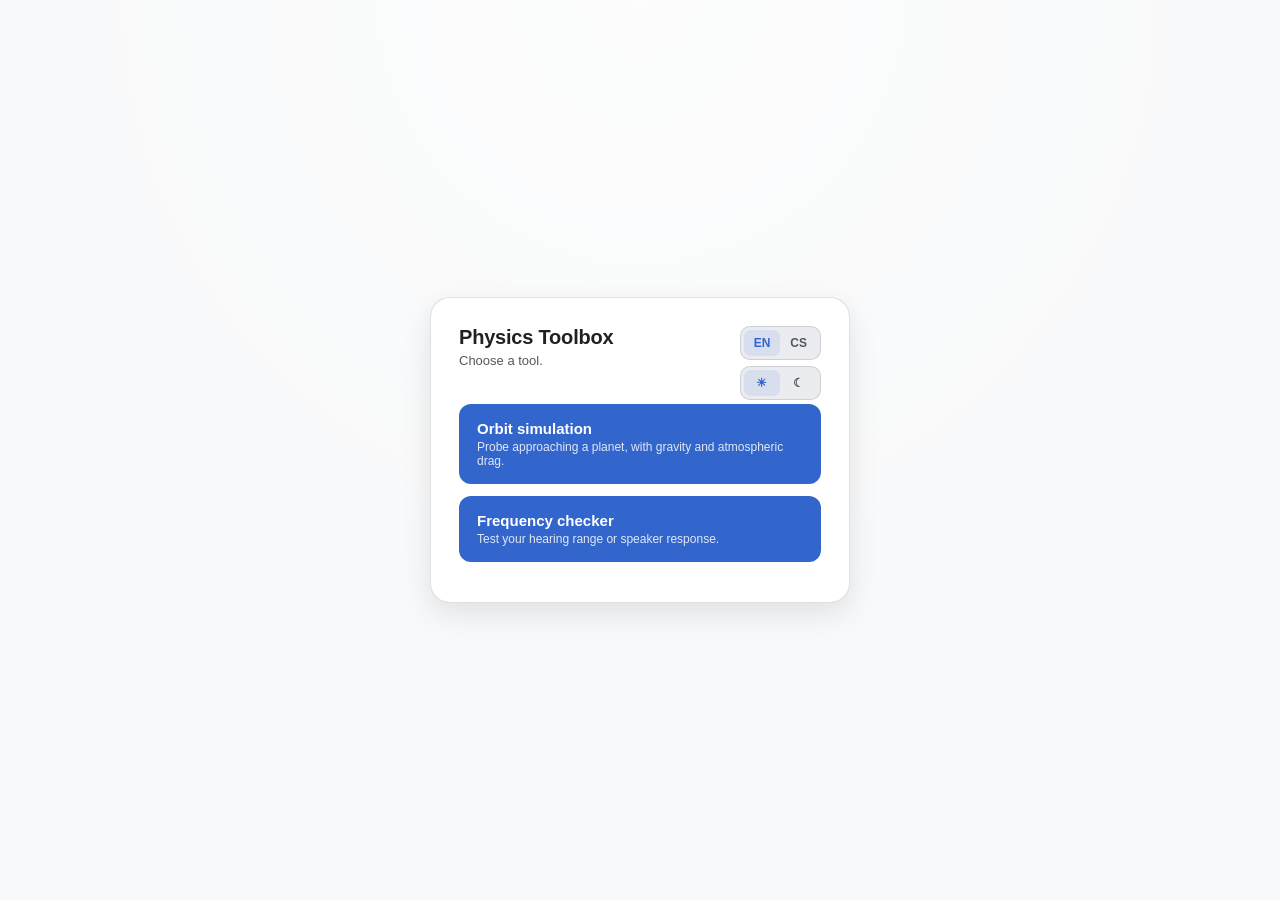
<file: index.html>
<!DOCTYPE html>
<html lang="en">
<head>
<meta charset="UTF-8">
<meta name="viewport" content="width=device-width, initial-scale=1.0">
<title>Physics Toolbox</title>
<link rel="stylesheet" href="style.css">
<script src="common.js"></script>
</head>
<body>
<div class="page">
  <div class="card">
    <div class="top-row">
      <div>
        <h1 data-i18n="title">Physics Toolbox</h1>
        <div class="sub" data-i18n="subtitle">Choose a tool.</div>
      </div>
      <div id="switches"></div>
    </div>

    <a class="menu-link" data-nav href="orbit_simulation.html">
      <span data-i18n="orbit">Orbit simulation</span>
      <small data-i18n="orbitDesc">Probe approaching a planet, with gravity and atmospheric drag.</small>
    </a>
    <a class="menu-link" data-nav href="frequency_checker.html">
      <span data-i18n="freq">Frequency checker</span>
      <small data-i18n="freqDesc">Test your hearing range or speaker response.</small>
    </a>
  </div>
</div>

<script>
App.init({
  en: {
    docTitle: "Physics Toolbox",
    title: "Physics Toolbox",
    subtitle: "Choose a tool.",
    orbit: "Orbit simulation",
    orbitDesc: "Probe approaching a planet, with gravity and atmospheric drag.",
    freq: "Frequency checker",
    freqDesc: "Test your hearing range or speaker response."
  },
  cs: {
    docTitle: "Fyzikální nástroje",
    title: "Fyzikální nástroje",
    subtitle: "Vyberte nástroj.",
    orbit: "Simulace oběžné dráhy",
    orbitDesc: "Sonda přilétající k planetě s gravitací a odporem atmosféry.",
    freq: "Kontrola frekvence",
    freqDesc: "Otestujte rozsah sluchu nebo reprodukci reproduktorů."
  }
});
</script>
</body>
</html>
</file>
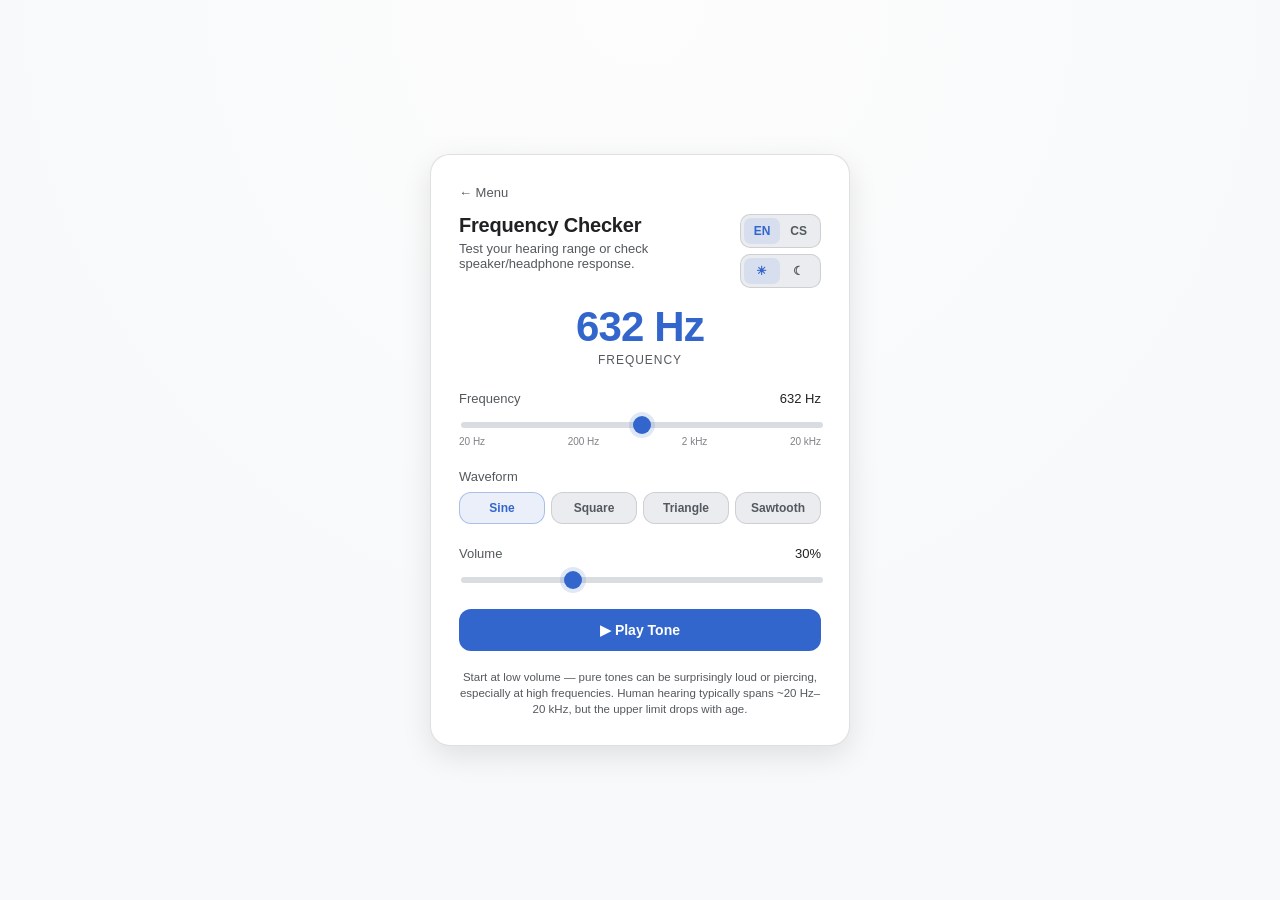
<file: frequency_checker.html>
<!DOCTYPE html>
<html lang="en">
<head>
<meta charset="UTF-8">
<meta name="viewport" content="width=device-width, initial-scale=1.0">
<title>Frequency Checker</title>
<link rel="stylesheet" href="style.css">
<script src="common.js"></script>
</head>
<body>
<div class="page">
<div class="card">
  <a class="back" data-nav href="index.html" data-i18n="back">← Menu</a>
  <div class="top-row">
    <div>
      <h1 data-i18n="title">Frequency Checker</h1>
      <div class="sub" data-i18n="subtitle">Test your hearing range or check speaker/headphone response.</div>
    </div>
    <div id="switches"></div>
  </div>

  <div class="freq-display">
    <div class="freq-value" id="freqValue">1000 Hz</div>
    <div class="freq-label" data-i18n="freqLabel">Frequency</div>
  </div>

  <div class="control">
    <div class="control-header">
      <span data-i18n="freqCtrlLabel">Frequency</span>
      <span class="val" id="freqSliderVal">1000 Hz</span>
    </div>
    <input type="range" id="freqSlider" min="0" max="1000" value="500" step="1">
    <div class="tick-row">
      <span>20 Hz</span><span>200 Hz</span><span>2 kHz</span><span>20 kHz</span>
    </div>
  </div>

  <div class="control">
    <div class="control-header"><span data-i18n="waveCtrlLabel">Waveform</span></div>
    <div class="waveSelect">
      <button data-wave="sine" class="active" data-i18n="wave_sine">Sine</button>
      <button data-wave="square" data-i18n="wave_square">Square</button>
      <button data-wave="triangle" data-i18n="wave_triangle">Triangle</button>
      <button data-wave="sawtooth" data-i18n="wave_sawtooth">Sawtooth</button>
    </div>
  </div>

  <div class="control">
    <div class="control-header">
      <span data-i18n="volCtrlLabel">Volume</span>
      <span class="val" id="volSliderVal">30%</span>
    </div>
    <input type="range" id="volSlider" min="0" max="100" value="30" step="1">
  </div>

  <div class="btn-row">
    <button id="toggleBtn" class="btn-primary" data-i18n="play">▶ Play Tone</button>
  </div>

  <div class="note" data-i18n="note"></div>
</div>
</div>

<script>
  const MIN_F = 20, MAX_F = 20000, SLIDER_MAX = 1000;

  const translations = {
    en: {
      docTitle: "Frequency Checker",
      title: "Frequency Checker",
      subtitle: "Test your hearing range or check speaker/headphone response.",
      freqLabel: "Frequency", freqCtrlLabel: "Frequency", waveCtrlLabel: "Waveform", volCtrlLabel: "Volume",
      play: "▶ Play Tone", stop: "■ Stop",
      note: "Start at low volume — pure tones can be surprisingly loud or piercing, especially at high frequencies. Human hearing typically spans ~20 Hz–20 kHz, but the upper limit drops with age.",
      wave_sine: "Sine", wave_square: "Square", wave_triangle: "Triangle", wave_sawtooth: "Sawtooth"
    },
    cs: {
      docTitle: "Kontrola frekvence",
      title: "Kontrola frekvence",
      subtitle: "Otestujte si rozsah sluchu nebo zkontrolujte reprodukci reproduktorů či sluchátek.",
      freqLabel: "Frekvence", freqCtrlLabel: "Frekvence", waveCtrlLabel: "Tvar vlny", volCtrlLabel: "Hlasitost",
      play: "▶ Přehrát tón", stop: "■ Zastavit",
      note: "Začněte s nízkou hlasitostí — čisté tóny mohou být překvapivě hlasité nebo pronikavé, zejména u vysokých frekvencí. Lidský sluch obvykle pokrývá rozsah ~20 Hz–20 kHz, přičemž horní hranice s věkem klesá.",
      wave_sine: "Sinusová", wave_square: "Obdélníková", wave_triangle: "Trojúhelníková", wave_sawtooth: "Pilová"
    }
  };

  const freqSlider = document.getElementById('freqSlider');
  const volSlider = document.getElementById('volSlider');
  const freqValue = document.getElementById('freqValue');
  const freqSliderVal = document.getElementById('freqSliderVal');
  const volSliderVal = document.getElementById('volSliderVal');
  const toggleBtn = document.getElementById('toggleBtn');
  const waveButtons = document.querySelectorAll('.waveSelect button');

  let audioCtx = null, oscillator = null, gainNode = null;
  let isPlaying = false, currentWave = 'sine';

  function sliderToFreq(v) {
    const minLog = Math.log(MIN_F), maxLog = Math.log(MAX_F);
    return Math.exp(minLog + (maxLog - minLog) / SLIDER_MAX * v);
  }
  function formatFreq(f) {
    return f >= 1000 ? (f / 1000).toFixed(f >= 10000 ? 1 : 2) + ' kHz' : Math.round(f) + ' Hz';
  }
  function updateFreqDisplay() {
    const f = sliderToFreq(parseFloat(freqSlider.value));
    freqValue.textContent = formatFreq(f);
    freqSliderVal.textContent = formatFreq(f);
    if (oscillator && audioCtx) oscillator.frequency.setValueAtTime(f, audioCtx.currentTime);
  }
  function updateVolDisplay() {
    volSliderVal.textContent = volSlider.value + '%';
    if (gainNode && audioCtx) {
      const v = parseFloat(volSlider.value) / 100;
      gainNode.gain.setValueAtTime(v * v * 0.5, audioCtx.currentTime);
    }
  }
  function setToggleLabel() {
    toggleBtn.dataset.i18n = isPlaying ? 'stop' : 'play';
    toggleBtn.textContent = App.t(toggleBtn.dataset.i18n);
    toggleBtn.classList.toggle('playing', isPlaying);
  }

  function startTone() {
    if (!audioCtx) audioCtx = new (window.AudioContext || window.webkitAudioContext)();
    if (audioCtx.state === 'suspended') audioCtx.resume();
    oscillator = audioCtx.createOscillator();
    gainNode = audioCtx.createGain();
    oscillator.type = currentWave;
    oscillator.frequency.setValueAtTime(sliderToFreq(parseFloat(freqSlider.value)), audioCtx.currentTime);
    const v = parseFloat(volSlider.value) / 100;
    gainNode.gain.setValueAtTime(0, audioCtx.currentTime);
    gainNode.gain.linearRampToValueAtTime(v * v * 0.5, audioCtx.currentTime + 0.05);
    oscillator.connect(gainNode);
    gainNode.connect(audioCtx.destination);
    oscillator.start();
    isPlaying = true;
    setToggleLabel();
  }
  function stopTone() {
    if (oscillator && gainNode && audioCtx) {
      const now = audioCtx.currentTime;
      gainNode.gain.cancelScheduledValues(now);
      gainNode.gain.setValueAtTime(gainNode.gain.value, now);
      gainNode.gain.linearRampToValueAtTime(0, now + 0.05);
      oscillator.stop(now + 0.06);
    }
    oscillator = null; gainNode = null; isPlaying = false;
    setToggleLabel();
  }

  toggleBtn.addEventListener('click', () => isPlaying ? stopTone() : startTone());
  freqSlider.addEventListener('input', updateFreqDisplay);
  volSlider.addEventListener('input', updateVolDisplay);
  waveButtons.forEach(btn => btn.addEventListener('click', () => {
    waveButtons.forEach(b => b.classList.remove('active'));
    btn.classList.add('active');
    currentWave = btn.dataset.wave;
    if (oscillator) oscillator.type = currentWave;
  }));

  // stop the tone when the tab is hidden or the page is left
  document.addEventListener('visibilitychange', () => { if (document.hidden && isPlaying) stopTone(); });
  window.addEventListener('pagehide', () => { if (isPlaying) stopTone(); });

  updateFreqDisplay();
  updateVolDisplay();
  App.init(translations, setToggleLabel);
</script>
</body>
</html>
</file>
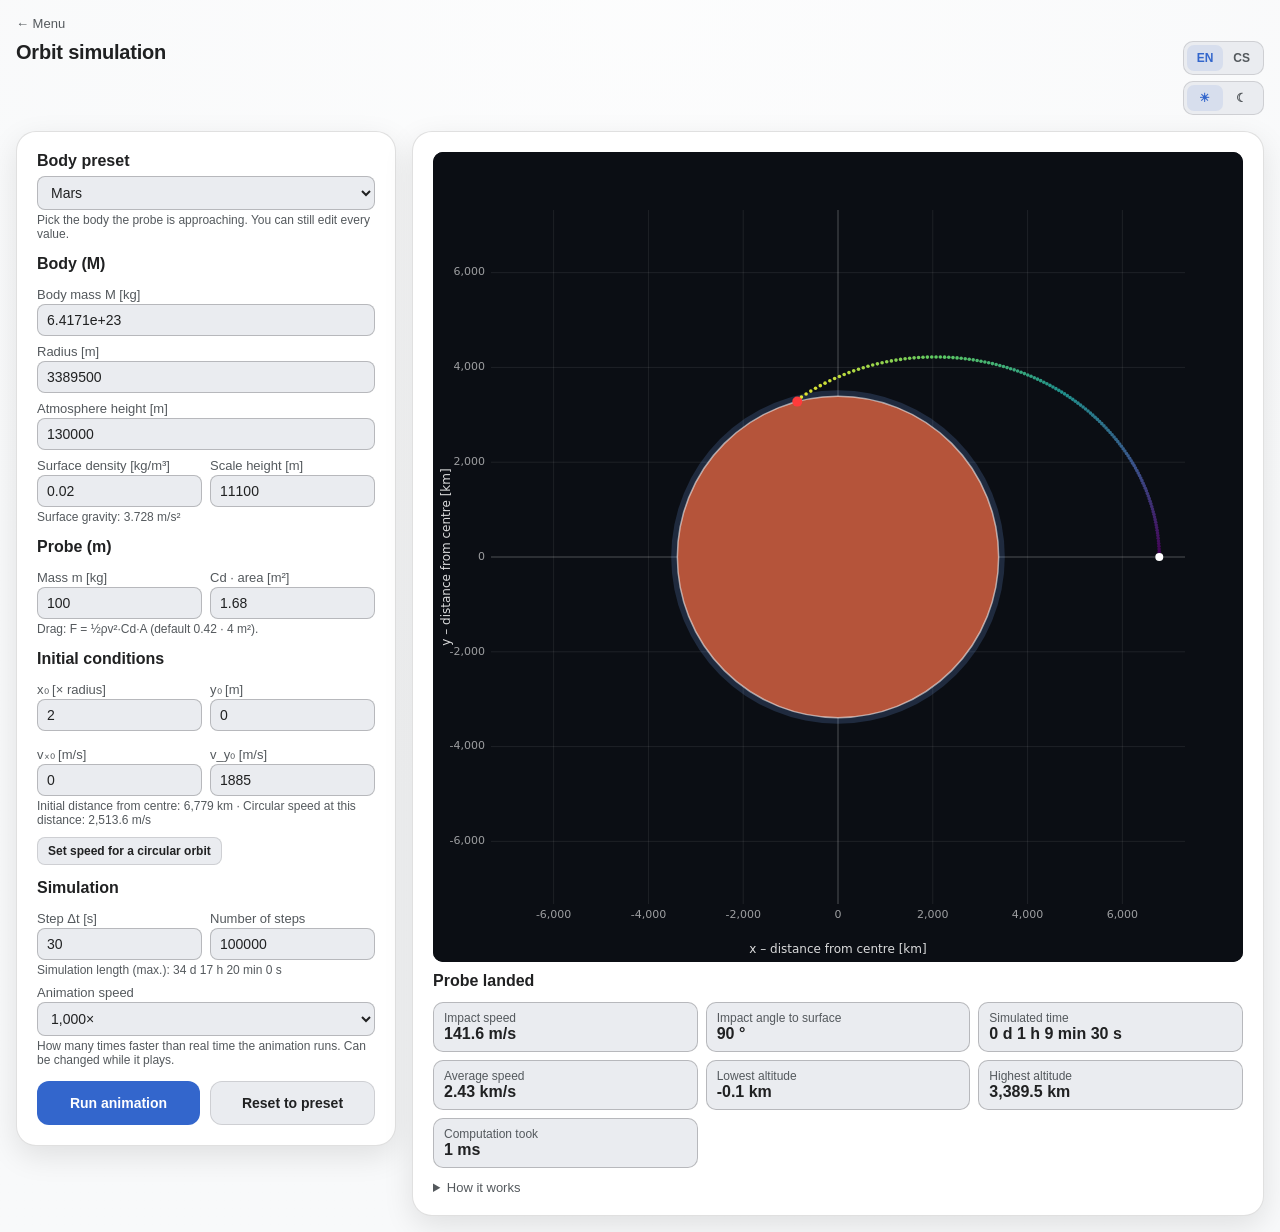
<file: orbit_simulation.html>
<!doctype html>
<html lang="cs">
<head>
<meta charset="utf-8">
<meta name="viewport" content="width=device-width, initial-scale=1">
<title>Simulace oběžné dráhy / Orbit simulation</title>
<link rel="stylesheet" href="style.css">
<script src="common.js"></script>
</head>
<body class="top">
<div class="page wide">
  <a class="back" data-nav href="index.html" data-i18n="back">← Menu</a>
  <div class="top-row">
    <div>
      <h1 data-i18n="title">Simulace oběžné dráhy</h1>
    </div>
    <div id="switches"></div>
  </div>

<main class="orbit-grid">
<section class="card fluid">
  <fieldset>
    <legend data-i18n="preset">Předvolba tělesa</legend>
    <select id="preset"></select>
    <div class="hint" data-i18n="presetHint"></div>
  </fieldset>

  <fieldset>
    <legend data-i18n="body">Těleso (M)</legend>
    <label data-i18n="M"></label><input id="M" type="number" step="any">
    <label data-i18n="R"></label><input id="R" type="number" step="any">
    <label data-i18n="atmTop"></label><input id="atmTop" type="number" step="any">
    <div class="row">
      <div><label data-i18n="rho0"></label><input id="rho0" type="number" step="any"></div>
      <div><label data-i18n="H"></label><input id="H" type="number" step="any"></div>
    </div>
    <div class="hint" id="gInfo"></div>
  </fieldset>

  <fieldset>
    <legend data-i18n="probe">Sonda (m)</legend>
    <div class="row">
      <div><label data-i18n="m"></label><input id="m" type="number" step="any"></div>
      <div><label data-i18n="CdA"></label><input id="CdA" type="number" step="any"></div>
    </div>
    <div class="hint" data-i18n="CdAHint"></div>
  </fieldset>

  <fieldset>
    <legend data-i18n="init">Počáteční podmínky</legend>
    <div class="row">
      <div><label data-i18n="x0"></label><input id="x0k" type="number" step="any"></div>
      <div><label data-i18n="y0"></label><input id="y0" type="number" step="any"></div>
      <div><label data-i18n="vx0"></label><input id="vx0" type="number" step="any"></div>
      <div><label data-i18n="vy0"></label><input id="vy0" type="number" step="any"></div>
    </div>
    <div class="hint" id="x0Info"></div>
    <div class="actions">
      <button class="btn-secondary btn-small" id="circ" type="button" data-i18n="circ"></button>
    </div>
  </fieldset>

  <fieldset>
    <legend data-i18n="sim">Simulace</legend>
    <div class="row">
      <div><label data-i18n="dt"></label><input id="dt" type="number" step="any"></div>
      <div><label data-i18n="steps"></label><input id="steps" type="number" step="1"></div>
    </div>
    <div class="hint" id="tInfo"></div>
    <label data-i18n="speed" for="speed"></label>
    <select id="speed"></select>
    <div class="hint" data-i18n="speedHint"></div>
  </fieldset>

  <div class="btn-row">
    <button class="btn-primary" id="run" type="button" data-i18n="run"></button>
    <button class="btn-secondary" id="reset" type="button" data-i18n="reset"></button>
  </div>
</section>

<section class="card fluid">
  <canvas id="plot" width="900" height="900"></canvas>
  <div id="msg"></div>
  <div id="result"></div>
  <details>
    <summary data-i18n="mathTitle">Jak to funguje</summary>
    <p data-i18n="math1"></p>
    <p data-i18n="math2"></p>
  </details>
</section>
</main>
</div>

<script>
"use strict";

/* ---------- constants & presets ---------- */
const G = 6.67430e-11;
const MAX_STEPS = 2000000;

// M [kg], R [m], atmTop [m], rho0 [kg/m3], H [m]; defaults: x0k, dt, steps
const PRESETS = {
  mars:    {color:"#b5543a", cs:"Mars",    en:"Mars",    M:6.4171e23, R:3389500,   atmTop:130000,  rho0:0.020,  H:11100, dt:30, steps:100000},
  moon:    {color:"#9a9a9a", cs:"Měsíc",   en:"Moon",    M:7.342e22,  R:1737400,   atmTop:0,       rho0:0,      H:1,     dt:30, steps:100000},
  earth:   {color:"#2e6fd0", cs:"Země",    en:"Earth",   M:5.972e24,  R:6371000,   atmTop:100000,  rho0:1.225,  H:8500,  dt:10, steps:200000},
  venus:   {color:"#d9b25f", cs:"Venuše",  en:"Venus",   M:4.8675e24, R:6051800,   atmTop:250000,  rho0:65,     H:15900, dt:10, steps:200000},
  mercury: {color:"#8c7f75", cs:"Merkur",  en:"Mercury", M:3.3011e23, R:2439700,   atmTop:0,       rho0:0,      H:1,     dt:30, steps:100000},
  jupiter: {color:"#c99b6b", cs:"Jupiter (hladina 1 bar)", en:"Jupiter (1 bar level)", M:1.8982e27, R:69911000, atmTop:1000000, rho0:0.16, H:27000, dt:30, steps:200000},
  sun:     {color:"#ffcc33", cs:"Slunce (fotosféra)", en:"Sun (photosphere)", M:1.9885e30, R:6.957e8, atmTop:5e7, rho0:2e-4, H:150000, dt:10, steps:300000},
  custom:  {color:"#880088", cs:"Vlastní hodnoty", en:"Custom values"}
};

/* ---------- i18n ---------- */
const T = {
  cs:{
    docTitle:"Simulace oběžné dráhy",
    title:"Simulace oběžné dráhy", preset:"Předvolba tělesa",
    presetHint:"Vyber těleso, ke kterému sonda letí. Hodnoty můžeš dál libovolně upravit.",
    body:"Těleso (M)", M:"Hmotnost tělesa M [kg]", R:"Poloměr [m]", atmTop:"Výška atmosféry [m]",
    rho0:"Hustota u povrchu [kg/m³]", H:"Škálová výška [m]",
    probe:"Sonda (m)", m:"Hmotnost m [kg]", CdA:"Cd · plocha [m²]", CdAHint:"Odpor vzduchu: F = ½ρv²·Cd·A (výchozí 0,42 · 4 m²).",
    init:"Počáteční podmínky", x0:"x₀ [× poloměr]", y0:"y₀ [m]", vx0:"vₓ₀ [m/s]", vy0:"v_y₀ [m/s]",
    circ:"Nastavit rychlost pro kruhovou dráhu", sim:"Simulace", dt:"Krok Δt [s]", steps:"Počet kroků",
    run:"Spustit animaci", stop:"Zastavit animaci", speed:"Rychlost animace", speedHint:"Kolikrát rychleji než ve skutečnosti animace běží. Dá se měnit i za chodu.", realtime:"reálný čas", reset:"Obnovit předvolbu",
    mathTitle:"Jak to funguje",
    math1:"V každém kroku Δt se spočítá gravitační síla F = −GMm/r² · r̂, přičte se odpor atmosféry (proti směru rychlosti), z toho zrychlení a = F/m, pak nová rychlost v += a·Δt a nová poloha x += v·Δt (Eulerova metoda). Simulace končí, když sonda narazí na povrch.",
    math2:"Hustota atmosféry klesá exponenciálně: ρ(h) = ρ₀·e^(−h/H) a nad zadanou výškou atmosféry je nulová.",
    g:"Gravitační zrychlení na povrchu", x0m:"Počáteční vzdálenost od středu", vc:"Kruhová rychlost v této vzdálenosti",
    simTime:"Simulovaný čas", dur:"Doba simulace (max.)", landed:"Sonda přistála", noLanding:"Sonda během simulace nepřistála.",
    landSpeed:"Rychlost dopadu", landAngle:"Úhel dopadu vůči povrchu", avgSpeed:"Průměrná rychlost",
    perigee:"Nejnižší výška nad povrchem", apogee:"Nejvyšší výška nad povrchem", calc:"Výpočet trval",
    d:"d", h:"h", min:"min", s:"s", err:"Neplatná hodnota", errStart:"Sonda začíná uvnitř tělesa (x₀ musí být > 1 poloměr).",
    ms:"m/s", km:"km", deg:"°", xdist:"x – vzdálenost od středu", ydist:"y – vzdálenost od středu"
  },
  en:{
    docTitle:"Orbit simulation",
    title:"Orbit simulation", preset:"Body preset",
    presetHint:"Pick the body the probe is approaching. You can still edit every value.",
    body:"Body (M)", M:"Body mass M [kg]", R:"Radius [m]", atmTop:"Atmosphere height [m]",
    rho0:"Surface density [kg/m³]", H:"Scale height [m]",
    probe:"Probe (m)", m:"Mass m [kg]", CdA:"Cd · area [m²]", CdAHint:"Drag: F = ½ρv²·Cd·A (default 0.42 · 4 m²).",
    init:"Initial conditions", x0:"x₀ [× radius]", y0:"y₀ [m]", vx0:"vₓ₀ [m/s]", vy0:"v_y₀ [m/s]",
    circ:"Set speed for a circular orbit", sim:"Simulation", dt:"Step Δt [s]", steps:"Number of steps",
    run:"Run animation", stop:"Stop animation", speed:"Animation speed", speedHint:"How many times faster than real time the animation runs. Can be changed while it plays.", realtime:"real time", reset:"Reset to preset",
    mathTitle:"How it works",
    math1:"Each step Δt computes gravity F = −GMm/r² · r̂, adds atmospheric drag (opposite to velocity), gets a = F/m, then updates v += a·Δt and x += v·Δt (Euler method). The simulation stops when the probe hits the surface.",
    math2:"Atmospheric density falls off exponentially: ρ(h) = ρ₀·e^(−h/H) and is zero above the given atmosphere height.",
    g:"Surface gravity", x0m:"Initial distance from centre", vc:"Circular speed at this distance",
    simTime:"Simulated time", dur:"Simulation length (max.)", landed:"Probe landed", noLanding:"The probe did not land during the simulation.",
    landSpeed:"Impact speed", landAngle:"Impact angle to surface", avgSpeed:"Average speed",
    perigee:"Lowest altitude", apogee:"Highest altitude", calc:"Computation took",
    d:"d", h:"h", min:"min", s:"s", err:"Invalid value", errStart:"The probe starts inside the body (x₀ must be > 1 radius).",
    ms:"m/s", km:"km", deg:"°", xdist:"x – distance from centre", ydist:"y – distance from centre"
  }
};
let lang = App.lang;
const t = k => T[lang][k];

/* ---------- DOM ---------- */
const $ = id => document.getElementById(id);
const ids = ["M","R","atmTop","rho0","H","m","CdA","x0k","y0","vx0","vy0","dt","steps"];
const el = Object.fromEntries(ids.map(i => [i, $(i)]));
const presetSel = $("preset"), canvas = $("plot"), ctx = canvas.getContext("2d");

function fillPresetOptions(){
  const cur = presetSel.value || "mars";
  presetSel.innerHTML = "";
  for (const [k,p] of Object.entries(PRESETS)){
    const o = document.createElement("option"); o.value = k; o.textContent = p[lang]; presetSel.appendChild(o);
  }
  presetSel.value = cur;
}
const SPEEDS = [1, 10, 100, 1000, 10000, 100000, 1000000];
function fillSpeedOptions(){
  const sel = $("speed"), cur = sel.value || "1000";
  sel.innerHTML = "";
  for (const v of SPEEDS){
    const o = document.createElement("option"); o.value = v;
    o.textContent = `${v.toLocaleString(lang)}×` + (v === 1 ? ` (${t("realtime")})` : "");
    sel.appendChild(o);
  }
  sel.value = cur;
}

/* ---------- helpers ---------- */
const fmt = (v, d=3) => Number.isFinite(v) ? (Math.abs(v) >= 1e6 || (Math.abs(v) < 1e-2 && v !== 0) ? v.toExponential(d) : (+v.toFixed(d)).toLocaleString(lang)) : "–";
function dhms(sec){
  const d = Math.floor(sec/86400), h = Math.floor(sec%86400/3600), mi = Math.floor(sec%3600/60), s = Math.floor(sec%60);
  return `${d} ${t("d")} ${h} ${t("h")} ${mi} ${t("min")} ${s} ${t("s")}`;
}
const num = id => parseFloat(el[id].value);

function loadPreset(key){
  const p = PRESETS[key]; if (!p || key === "custom") return;
  el.M.value = p.M; el.R.value = p.R; el.atmTop.value = p.atmTop; el.rho0.value = p.rho0; el.H.value = p.H;
  el.m.value = 100; el.CdA.value = (0.42*4).toFixed(2);
  el.x0k.value = 2; el.y0.value = 0; el.vx0.value = 0;
  const vc = Math.sqrt(G*p.M/(2*p.R));
  el.vy0.value = Math.round(0.75*vc);           // sub-circular -> probe lands
  el.dt.value = p.dt; el.steps.value = p.steps;
  updateInfo();
}

function updateInfo(){
  const M = num("M"), R = num("R"), k = num("x0k");
  if (M > 0 && R > 0) $("gInfo").textContent = `${t("g")}: ${fmt(G*M/(R*R),3)} m/s²`;
  if (M > 0 && R > 0 && k > 0){
    const r = k*R;
    $("x0Info").textContent = `${t("x0m")}: ${fmt(r/1000,1)} km · ${t("vc")}: ${fmt(Math.sqrt(G*M/r),1)} m/s`;
  }
  const dt = num("dt"), n = num("steps");
  if (dt > 0 && n > 0) $("tInfo").textContent = `${t("dur")}: ${dhms(dt*n)}`;
}

/* ---------- simulation ---------- */
function simulate(p){
  const {M, R, atmTop, rho0, H, m, CdA, dt, steps} = p;
  const GM = G*M;
  let x = p.x0, y = p.y0, vx = p.vx0, vy = p.vy0;
  const xs = new Float64Array(steps+1), ys = new Float64Array(steps+1);
  xs[0] = x; ys[0] = y;
  let n = 1, landed = false, sumV = Math.hypot(vx, vy);
  let rmin = Math.hypot(x,y), rmax = rmin, impact = null;

  for (let i = 0; i < steps; i++){
    const r2 = x*x + y*y, r = Math.sqrt(r2);
    // gravity (acceleration = GM/r^2 towards centre)
    let ax = -GM/r2 * (x/r), ay = -GM/r2 * (y/r);
    // atmospheric drag, opposing velocity
    const v = Math.hypot(vx, vy);
    const alt = r - R;
    if (v > 0 && rho0 > 0 && alt < atmTop){
      const rho = rho0*Math.exp(-Math.max(alt,0)/H);
      const aD = Math.min(0.5*rho*v*v*CdA/m, v/dt); // clamp: drag can slow, never reverse, the probe within one step
      ax -= aD*vx/v; ay -= aD*vy/v;
    }
    vx += ax*dt; vy += ay*dt;
    x += vx*dt;  y += vy*dt;
    xs[n] = x; ys[n] = y; n++;
    const r_new = Math.hypot(x,y);
    sumV += Math.hypot(vx,vy);
    if (r_new < rmin) rmin = r_new; if (r_new > rmax) rmax = r_new;
    if (r_new < R){
      landed = true;
      const vr = (x*vx + y*vy)/r_new;
      const vt = Math.abs(x*vy - y*vx)/r_new;
      impact = {speed: Math.hypot(vx,vy), angle: Math.atan2(-vr, vt)*180/Math.PI};
      break;
    }
  }
  return {xs, ys, n, landed, impact, avgV: sumV/n, rmin, rmax, time: (n-1)*dt};
}

/* ---------- plotting ---------- */
function viridis(f){
  const s = [[68,1,84],[59,82,139],[33,145,140],[94,201,98],[253,231,37]];
  const q = Math.min(Math.max(f,0),1)*(s.length-1), i = Math.min(Math.floor(q), s.length-2), u = q-i;
  return `rgb(${s[i].map((c,j)=>Math.round(c+(s[i+1][j]-c)*u)).join(",")})`;
}
function draw(res, p, upTo, head){
  if (upTo === undefined) upTo = res.n;
  const cssW = canvas.clientWidth || 600, dpr = window.devicePixelRatio || 1;
  canvas.width = canvas.height = Math.round(cssW*dpr);
  const W = canvas.width, pad = 58*dpr;
  ctx.setTransform(1,0,0,1,0,0);
  ctx.fillStyle = "#0b0e14"; ctx.fillRect(0,0,W,W);

  let lim = p.R*1.05;
  for (let i = 0; i < res.n; i++) lim = Math.max(lim, Math.abs(res.xs[i]), Math.abs(res.ys[i]));
  lim *= 1.08;
  const sc = (W/2 - pad)/lim, cx = W/2, cy = W/2;
  const X = x => cx + x*sc, Y = y => cy - y*sc;

  // axes: gridlines, tick labels and titles in distance units
  const unit = lim < 1e8 ? {n:"km", d:1e3} : lim < 1e11 ? {n:"Mm", d:1e6} : {n:"Gm", d:1e9};
  const raw = (2*lim/unit.d)/8, mag = Math.pow(10, Math.floor(Math.log10(raw))), q = raw/mag;
  const step = mag*(q < 1.5 ? 1 : q < 3.5 ? 2 : q < 7.5 ? 5 : 10);
  const kmax = Math.floor(lim/unit.d/step);
  const tick = v => (+(v).toPrecision(6)).toLocaleString(lang);
  ctx.lineWidth = 1; ctx.font = `${11*dpr}px system-ui,sans-serif`;
  for (let k = -kmax; k <= kmax; k++){
    const v = k*step, pos = v*unit.d*sc;
    ctx.strokeStyle = k === 0 ? "rgba(255,255,255,.28)" : "rgba(255,255,255,.08)";
    ctx.beginPath(); ctx.moveTo(cx+pos, pad); ctx.lineTo(cx+pos, W-pad); ctx.moveTo(pad, cy-pos); ctx.lineTo(W-pad, cy-pos); ctx.stroke();
    ctx.fillStyle = "rgba(255,255,255,.6)";
    ctx.textAlign = "center"; ctx.textBaseline = "top"; ctx.fillText(tick(v), cx+pos, W-pad+6*dpr);
    ctx.textAlign = "right"; ctx.textBaseline = "middle"; ctx.fillText(tick(v), pad-6*dpr, cy-pos);
  }
  ctx.fillStyle = "rgba(255,255,255,.85)"; ctx.font = `${12*dpr}px system-ui,sans-serif`;
  ctx.textAlign = "center"; ctx.textBaseline = "bottom"; ctx.fillText(`${t("xdist")} [${unit.n}]`, cx, W-6*dpr);
  ctx.save(); ctx.translate(14*dpr, cy); ctx.rotate(-Math.PI/2); ctx.textBaseline = "middle"; ctx.fillText(`${t("ydist")} [${unit.n}]`, 0, 0); ctx.restore();
  ctx.textBaseline = "alphabetic";

  // atmosphere + body
  if (p.atmTop > 0 && p.rho0 > 0){
    ctx.beginPath(); ctx.arc(cx,cy,(p.R+p.atmTop)*sc,0,2*Math.PI);
    ctx.fillStyle = "rgba(120,170,255,.18)"; ctx.fill();
  }
  ctx.beginPath(); ctx.arc(cx,cy,p.R*sc,0,2*Math.PI);
  ctx.fillStyle = p.color; ctx.fill(); ctx.strokeStyle = "rgba(255,255,255,.55)"; ctx.lineWidth = 1.5*dpr; ctx.stroke();

  // trajectory (downsampled), colour = time
  const stride = Math.max(1, Math.floor(res.n/8000));
  for (let i = 0; i < upTo; i += stride){
    ctx.fillStyle = viridis(i/(res.n-1 || 1));
    ctx.beginPath(); ctx.arc(X(res.xs[i]), Y(res.ys[i]), 1.8*dpr, 0, 2*Math.PI); ctx.fill();
  }
  // start & end markers
  ctx.fillStyle = "#fff"; ctx.beginPath(); ctx.arc(X(res.xs[0]),Y(res.ys[0]),4*dpr,0,2*Math.PI); ctx.fill();
  if (upTo >= res.n){
    if (res.landed){
      ctx.fillStyle = "#ff3b3b"; ctx.beginPath(); ctx.arc(X(res.xs[res.n-1]),Y(res.ys[res.n-1]),5*dpr,0,2*Math.PI); ctx.fill();
    }
  } else if (upTo > 0){            // probe "head" while animating
    ctx.fillStyle = "#ffffff"; ctx.strokeStyle = "#ff3b3b"; ctx.lineWidth = 2*dpr;
    const hx = head ? head.x : res.xs[upTo-1], hy = head ? head.y : res.ys[upTo-1];
    ctx.beginPath(); ctx.arc(X(hx),Y(hy),5*dpr,0,2*Math.PI); ctx.fill(); ctx.stroke();
  }
}

/* ---------- run ---------- */
let lastRun = null, anim = null;
function stat(label, value){ return `<div class="stat"><b>${label}</b><span>${value}</span></div>`; }

// Validate inputs, run the simulation. Returns {res,p,ms} or null.
function compute(){
  const msg = $("msg"); msg.className = ""; msg.textContent = "";
  const p = {M:num("M"), R:num("R"), atmTop:num("atmTop"), rho0:num("rho0"), H:num("H"), m:num("m"), CdA:num("CdA"),
             dt:num("dt"), steps:Math.floor(num("steps")), y0:num("y0"), vx0:num("vx0"), vy0:num("vy0"),
             color:(PRESETS[presetSel.value]||PRESETS.custom).color};
  p.x0 = num("x0k")*p.R;
  const bad = [["M",p.M>0],["R",p.R>0],["atmTop",p.atmTop>=0],["rho0",p.rho0>=0],["H",p.H>0],["m",p.m>0],["CdA",p.CdA>=0],
               ["dt",p.dt>0],["steps",p.steps>0],["x0k",p.x0>0],["y0",Number.isFinite(p.y0)],["vx0",Number.isFinite(p.vx0)],["vy0",Number.isFinite(p.vy0)]]
              .filter(([,ok]) => !ok).map(([k]) => k);
  ids.forEach(i => el[i].style.outline = bad.includes(i) ? "2px solid var(--warn)" : "");
  if (bad.length){ msg.className = "err"; msg.textContent = t("err"); return null; }
  if (Math.hypot(p.x0, p.y0) <= p.R){ msg.className = "err"; msg.textContent = t("errStart"); return null; }
  p.steps = Math.min(p.steps, MAX_STEPS);
  const t0 = performance.now();
  const res = simulate(p);
  return {res, p, ms: performance.now() - t0};
}

function showStats(r){
  const {res, p, ms} = r;
  $("msg").className = "";
  $("msg").textContent = res.landed ? t("landed") : t("noLanding");
  let html = "";
  if (res.landed){
    html += stat(t("landSpeed"), `${fmt(res.impact.speed,1)} ${t("ms")}`);
    html += stat(t("landAngle"), `${fmt(res.impact.angle,1)} ${t("deg")}`);
  }
  html += stat(t("simTime"), dhms(res.time));
  html += stat(t("avgSpeed"), `${fmt(res.avgV/1000,2)} km/s`);
  html += stat(t("perigee"), `${fmt((res.rmin-p.R)/1000,1)} ${t("km")}`);
  html += stat(t("apogee"), `${fmt((res.rmax-p.R)/1000,1)} ${t("km")}`);
  html += stat(t("calc"), `${fmt(ms,1)} ms`);
  $("result").innerHTML = html;
}

function setRunButton(playing){
  const b = $("run"); b.dataset.i18n = playing ? "stop" : "run"; b.textContent = t(b.dataset.i18n);
  b.classList.toggle("playing", playing);
}
function stopAnim(){
  if (anim){ cancelAnimationFrame(anim.raf); anim = null; }
  setRunButton(false);
}

// Static replot: recompute and draw the complete trajectory (used whenever a value changes)
function update(){
  stopAnim();
  const r = compute();
  if (!r) return;
  lastRun = r;
  draw(r.res, r.p);
  showStats(r);
}

// Animation: "Run" button
function play(){
  if (anim){ stopAnim(); if (lastRun){ draw(lastRun.res, lastRun.p); showStats(lastRun); } return; }
  const r = compute();
  if (!r) return;
  lastRun = r;
  $("result").innerHTML = "";
  const {res, p} = r, total = (res.n-1)*p.dt;
  let simT = 0, last = performance.now();
  anim = {raf: 0};
  setRunButton(true);
  const frame = now => {
    const speed = +$("speed").value || 1;            // simulated seconds per real second
    simT += Math.min(now - last, 100)/1000*speed;    // cap: tab was in background
    last = now;
    if (simT >= total){
      anim = null; setRunButton(false); draw(res, p); showStats(r); return;
    }
    const fi = simT/p.dt, i0 = Math.floor(fi), u = fi - i0;
    const head = {x: res.xs[i0] + u*(res.xs[i0+1]-res.xs[i0]), y: res.ys[i0] + u*(res.ys[i0+1]-res.ys[i0])};
    draw(res, p, i0+1, head);
    $("msg").textContent = `${t("simTime")}: ${dhms(simT)}`;
    anim.raf = requestAnimationFrame(frame);
  };
  anim.raf = requestAnimationFrame(frame);
}

/* ---------- wiring ---------- */
let debounce = 0;
const scheduleUpdate = () => { clearTimeout(debounce); debounce = setTimeout(update, 150); };

$("run").onclick = play;
$("reset").onclick = () => { if (presetSel.value !== "custom") loadPreset(presetSel.value); update(); };
presetSel.onchange = () => { loadPreset(presetSel.value); update(); };
$("circ").onclick = () => {
  const M = num("M"), R = num("R"), k = num("x0k");
  if (M > 0 && R > 0 && k > 0){ el.vx0.value = 0; el.vy0.value = Math.sqrt(G*M/(k*R)).toFixed(1); updateInfo(); update(); }
};
ids.forEach(i => el[i].addEventListener("input", () => {
  if (["M","R","atmTop","rho0","H"].includes(i)) presetSel.value = "custom";
  updateInfo();
  scheduleUpdate();                       // any value change -> static replot
}));
document.querySelectorAll("input").forEach(i => i.addEventListener("keydown", e => { if (e.key === "Enter") update(); }));
window.addEventListener("resize", () => { if (!anim && lastRun) draw(lastRun.res, lastRun.p); });

// Language handling comes from common.js; this runs once at start and on every language change
App.init(T, l => {
  lang = l;
  fillPresetOptions(); fillSpeedOptions(); updateInfo();
  setRunButton(!!anim);
  if (!anim && lastRun) update();
});

presetSel.value = "mars";
loadPreset("mars");
update();
</script>
</body>
</html>
</file>
<file: style.css>
/* Shared stylesheet for the whole webapp (based on the Frequency Checker style) */
:root {
  --bg: #0f1115;
  --panel: #171a21;
  --accent: #5e9eea;
  --accent-dim: #2d7fd4;
  --text: #e5e7eb;
  --muted: #8b93a1;
  --border: rgba(255,255,255,0.06);
  --line: rgba(255,255,255,0.16);
  --track: #2a2f3a;
  --chip-bg: #1f2430;
  --shadow: 0 20px 60px rgba(0,0,0,0.5);
  --accent-glow: rgba(94,158,234,0.15);
  --accent-glow-strong: rgba(94,158,234,0.2);
  --accent-tint: rgba(94,158,234,0.12);
  --accent-tint-strong: rgba(94,158,234,0.35);
  --stop-bg: #f87171;
  --stop-text: #2a0a0a;
  --play-text: #06152a;
  --warn: #f87171;
}
html[data-theme="light"] {
  --bg: #f8f9fa;
  --panel: #ffffff;
  --accent: #3366cc;
  --accent-dim: #2a4b8d;
  --text: #202122;
  --muted: #54595d;
  --border: rgba(0,0,0,0.12);
  --line: rgba(0,0,0,0.22);
  --track: #d9dde2;
  --chip-bg: #eaecf0;
  --shadow: 0 10px 30px rgba(0,0,0,0.1);
  --accent-glow: rgba(51,102,204,0.15);
  --accent-glow-strong: rgba(51,102,204,0.22);
  --accent-tint: rgba(51,102,204,0.1);
  --accent-tint-strong: rgba(51,102,204,0.35);
  --stop-bg: #d33;
  --stop-text: #ffffff;
  --play-text: #ffffff;
  --warn: #b3261e;
}

* { box-sizing: border-box; }

body {
  margin: 0;
  min-height: 100vh;
  display: flex;
  align-items: center;
  justify-content: center;
  background: radial-gradient(circle at 50% 0%, color-mix(in srgb, var(--panel) 60%, var(--bg)) 0%, var(--bg) 60%);
  font-family: -apple-system, BlinkMacSystemFont, "Segoe UI", Roboto, sans-serif;
  color: var(--text);
  transition: background 0.2s, color 0.2s;
}
body.top { align-items: flex-start; }

/* ---------- layout ---------- */
.page { width: 100%; display: flex; justify-content: center; padding: 20px 0; }
.page.wide { flex-direction: column; max-width: 1300px; padding: 16px; margin: 0 auto; }
.page.wide .top-row { margin-bottom: 16px; }

.card {
  width: 420px;
  max-width: 92vw;
  background: var(--panel);
  border-radius: 20px;
  padding: 28px;
  box-shadow: var(--shadow);
  border: 1px solid var(--border);
  position: relative;
  transition: background 0.2s, border-color 0.2s;
}
.card.fluid { width: auto; max-width: none; }

.top-row {
  display: flex;
  justify-content: space-between;
  align-items: flex-start;
  margin-bottom: 4px;
  gap: 10px;
}
h1 { font-size: 20px; margin: 0 0 4px; font-weight: 600; letter-spacing: -0.01em; }
.sub { color: var(--muted); font-size: 13px; margin-bottom: 28px; }
.page.wide .sub { margin-bottom: 0; }

.back {
  display: inline-block;
  color: var(--muted);
  font-size: 13px;
  text-decoration: none;
  margin-bottom: 14px;
}
.back:hover { color: var(--accent); }
.page.wide .back { margin-bottom: 10px; }

/* ---------- language / theme switches ---------- */
.switch-group { display: flex; flex-direction: column; gap: 6px; flex-shrink: 0; }
.lang-switch, .theme-switch {
  display: flex;
  background: var(--chip-bg);
  border-radius: 10px;
  padding: 3px;
  border: 1px solid var(--border);
}
.lang-switch button, .theme-switch button {
  flex: 1;
  padding: 6px 10px;
  font-size: 12px;
  font-weight: 600;
  border: none;
  border-radius: 7px;
  background: transparent;
  color: var(--muted);
  cursor: pointer;
  white-space: nowrap;
}
.lang-switch button.active, .theme-switch button.active {
  background: var(--accent-tint);
  color: var(--accent);
}

/* ---------- buttons ---------- */
button {
  padding: 13px;
  border-radius: 12px;
  border: none;
  font: inherit;
  font-size: 14px;
  font-weight: 600;
  cursor: pointer;
  transition: transform 0.08s, background 0.15s;
}
button:active { transform: scale(0.97); }
.btn-row { display: flex; gap: 10px; margin-top: 8px; }
.btn-row button { flex: 1; }
.btn-primary { background: var(--accent); color: var(--play-text); }
.btn-primary:hover { background: var(--accent-dim); }
.btn-primary.playing { background: var(--stop-bg); color: var(--stop-text); }
.btn-secondary {
  background: var(--chip-bg);
  color: var(--text);
  border: 1px solid var(--border);
}
.btn-small { padding: 6px 10px; font-size: 12px; border-radius: 8px; }

/* menu link buttons (index) */
.menu-link {
  display: block;
  text-decoration: none;
  background: var(--accent);
  color: var(--play-text);
  padding: 16px 18px;
  border-radius: 12px;
  font-weight: 600;
  font-size: 15px;
  margin-bottom: 12px;
  transition: transform 0.08s, background 0.15s;
}
.menu-link:hover { background: var(--accent-dim); }
.menu-link:active { transform: scale(0.98); }
.menu-link small { display: block; font-weight: 400; font-size: 12px; opacity: 0.85; margin-top: 3px; }

.note { color: var(--muted); font-size: 11.5px; text-align: center; margin-top: 18px; line-height: 1.4; }

/* ---------- form controls ---------- */
.control { margin-bottom: 22px; }
.control-header {
  display: flex;
  justify-content: space-between;
  align-items: baseline;
  margin-bottom: 8px;
  font-size: 13px;
  color: var(--muted);
}
.control-header span.val { color: var(--text); font-variant-numeric: tabular-nums; }

input[type="range"] {
  -webkit-appearance: none;
  width: 100%;
  height: 6px;
  border-radius: 3px;
  background: var(--track);
  outline: none;
}
input[type="range"]::-webkit-slider-thumb {
  -webkit-appearance: none;
  width: 18px; height: 18px;
  border-radius: 50%;
  background: var(--accent);
  cursor: pointer;
  box-shadow: 0 0 0 4px var(--accent-glow);
  transition: box-shadow 0.15s;
}
input[type="range"]::-webkit-slider-thumb:hover { box-shadow: 0 0 0 6px var(--accent-glow-strong); }
input[type="range"]::-moz-range-thumb {
  width: 18px; height: 18px;
  border-radius: 50%;
  background: var(--accent);
  cursor: pointer;
  border: none;
}
input:not([type="range"]), select {
  font: inherit;
  font-size: 14px;
  color: var(--text);
  background: var(--chip-bg);
  border: 1px solid var(--line);
  border-radius: 8px;
  padding: 7px 9px;
  width: 100%;
}
input:focus-visible, select:focus-visible, button:focus-visible, a:focus-visible {
  outline: 2px solid var(--accent);
  outline-offset: 2px;
}

/* ---------- frequency checker ---------- */
.freq-display { text-align: center; margin-bottom: 24px; }
.freq-value {
  font-size: 42px;
  font-weight: 700;
  color: var(--accent);
  font-variant-numeric: tabular-nums;
  letter-spacing: -0.02em;
}
.freq-label { color: var(--muted); font-size: 12px; text-transform: uppercase; letter-spacing: 0.08em; margin-top: 2px; }
.tick-row { display: flex; justify-content: space-between; font-size: 10px; color: var(--muted); opacity: 0.75; margin-top: 4px; }
.waveSelect { display: flex; gap: 6px; margin-top: 4px; }
.waveSelect button {
  flex: 1;
  background: var(--chip-bg);
  color: var(--muted);
  font-size: 12px;
  padding: 8px;
  border: 1px solid var(--border);
}
.waveSelect button.active {
  background: var(--accent-tint);
  color: var(--accent);
  border-color: var(--accent-tint-strong);
}

/* ---------- orbit simulation ---------- */
.orbit-grid {
  display: grid;
  grid-template-columns: minmax(300px, 380px) 1fr;
  gap: 16px;
  align-items: start;
}
@media (max-width: 820px) { .orbit-grid { grid-template-columns: 1fr; } }
.orbit-grid .card { padding: 20px; }
fieldset { border: 0; padding: 0; margin: 0 0 14px; }
legend { font-weight: 600; margin-bottom: 6px; padding: 0; }
label { display: block; font-size: 13px; color: var(--muted); margin: 8px 0 2px; }
.row { display: grid; grid-template-columns: 1fr 1fr; gap: 8px; }
.hint { font-size: 12px; color: var(--muted); margin-top: 3px; }
.actions { display: flex; gap: 8px; flex-wrap: wrap; margin-top: 10px; }
canvas { width: 100%; aspect-ratio: 1/1; display: block; border-radius: 10px; background: #0b0e14; }
#result { margin-top: 12px; display: grid; grid-template-columns: repeat(auto-fit, minmax(200px, 1fr)); gap: 8px; }
.stat { border: 1px solid var(--line); border-radius: 10px; padding: 8px 10px; background: var(--chip-bg); }
.stat b { display: block; font-size: 12px; font-weight: 500; color: var(--muted); }
.stat span { font-size: 16px; font-weight: 600; }
#msg { margin-top: 10px; font-weight: 600; }
#msg.err { color: var(--warn); }
details { margin-top: 12px; color: var(--muted); font-size: 13px; }
summary { cursor: pointer; }
</file>
